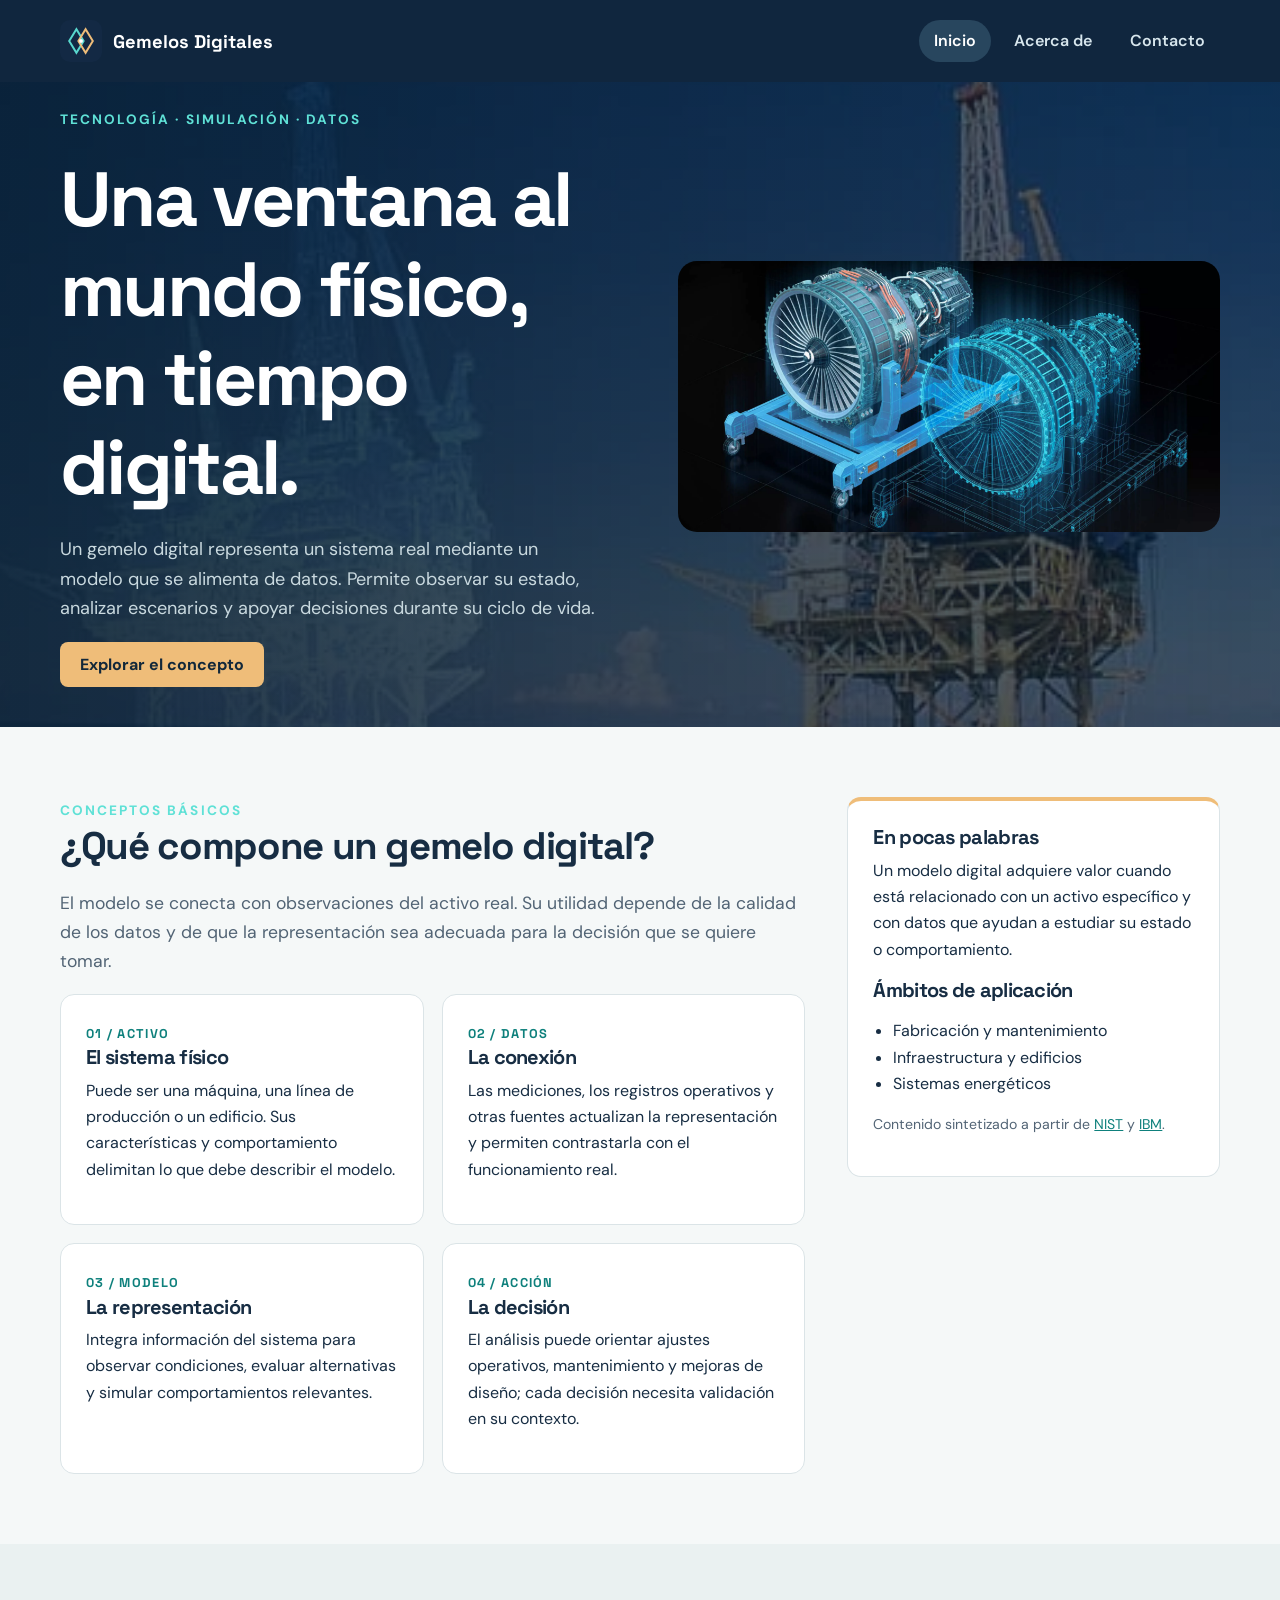
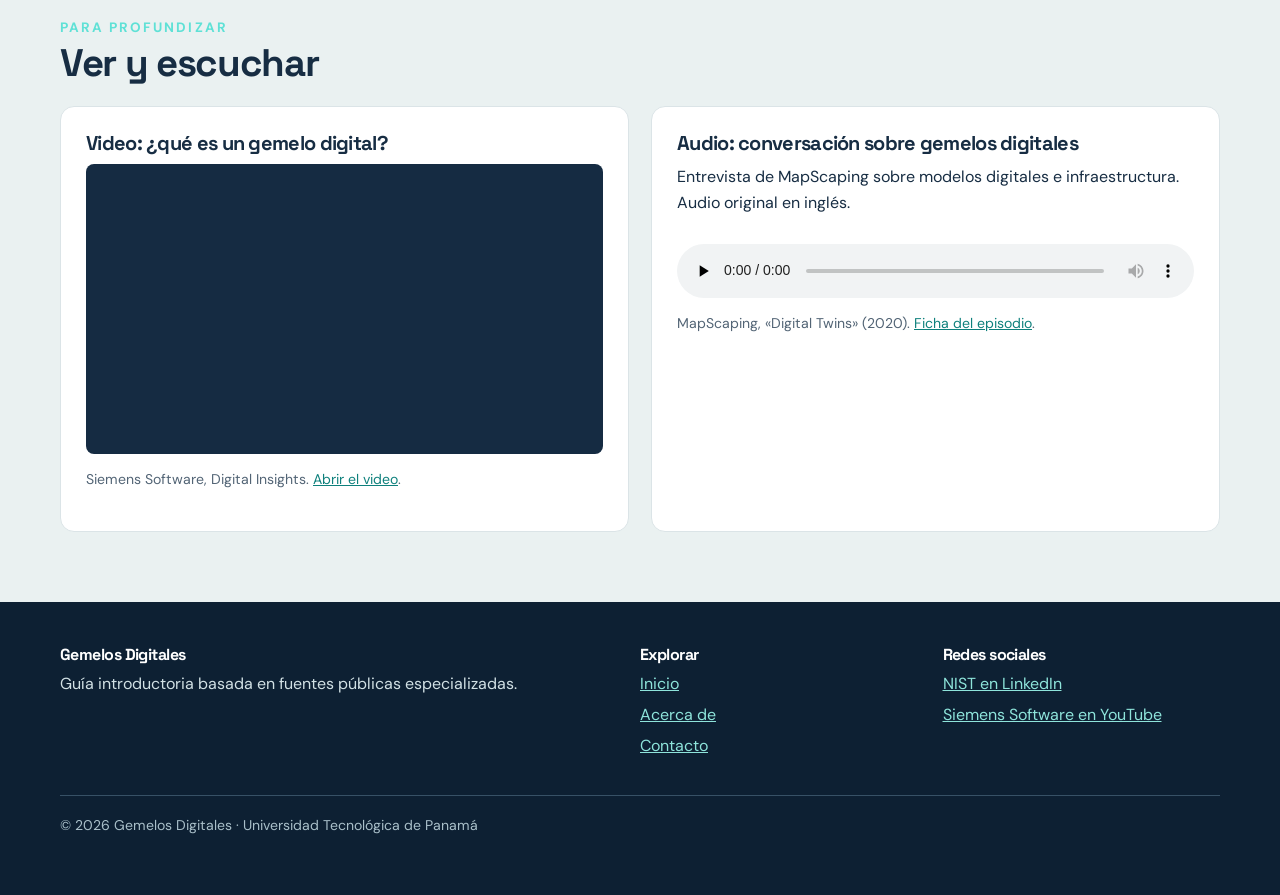
<file: Parcial 1 de Ing Web DQ-PG/index.html>
<!doctype html>
<html lang="es">
  <head>
    <meta charset="utf-8">
    <meta name="viewport" content="width=device-width,initial-scale=1">
    <meta name="description" content="Qué son los gemelos digitales, cómo funcionan y sus aplicaciones, con fuentes y recursos multimedia.">
    <title>
      Gemelos digitales | Inicio
    </title>
    <link rel="icon" href="assets/logo.svg" type="image/svg+xml">
    <link rel="stylesheet" href="assets/style.css">
  </head>

  <body>
    <header class="site-header">
      <div class="wrap header-inner">
        <a class="brand" href="index.html"><img src="assets/logo.svg" alt="Logo de Gemelos Digitales"><span>Gemelos Digitales</span></a>
        <nav class="nav" aria-label="Navegación principal">
          <a href="index.html" aria-current="page">Inicio</a><a href="acerca.html">Acerca de</a><a href="contacto.html">Contacto</a>
        </nav>
      </div>
    </header>
    <main>
      <section class="hero">
        <div class="wrap hero-grid">
          <div>
            <span class="eyebrow">Tecnología · simulación · datos</span>
            <h1>
              Una ventana al mundo físico, en tiempo digital.
            </h1>
            <p>
              Un gemelo digital representa un sistema real mediante un modelo que se alimenta de datos. Permite observar su estado, analizar escenarios y apoyar decisiones durante su ciclo de vida.
            </p>
            <a class="button" href="acerca.html">Explorar el concepto</a>
          </div>
          <img src="assets/gemelo-turbina.png" width="2048" height="1024" alt="Visualización de una turbina física junto a su representación digital en líneas azules">
        </div>
      </section>
      <section class="section">
        <div class="wrap content-grid">
          <div>
            <span class="eyebrow">Conceptos básicos</span>
            <h2>
              ¿Qué compone un gemelo digital?
            </h2>
            <p class="intro">
              El modelo se conecta con observaciones del activo real. Su utilidad depende de la calidad de los datos y de que la representación sea adecuada para la decisión que se quiere tomar.
            </p>
            <div class="cards">
              <article class="card">
                <span class="num">01 / ACTIVO</span>
                <h3>
                  El sistema físico
                </h3>
                <p>
                  Puede ser una máquina, una línea de producción o un edificio. Sus características y comportamiento delimitan lo que debe describir el modelo.
                </p>
              </article>
              <article class="card">
                <span class="num">02 / DATOS</span>
                <h3>
                  La conexión
                </h3>
                <p>
                  Las mediciones, los registros operativos y otras fuentes actualizan la representación y permiten contrastarla con el funcionamiento real.
                </p>
              </article>
              <article class="card">
                <span class="num">03 / MODELO</span>
                <h3>
                  La representación
                </h3>
                <p>
                  Integra información del sistema para observar condiciones, evaluar alternativas y simular comportamientos relevantes.
                </p>
              </article>
              <article class="card">
                <span class="num">04 / ACCIÓN</span>
                <h3>
                  La decisión
                </h3>
                <p>
                  El análisis puede orientar ajustes operativos, mantenimiento y mejoras de diseño; cada decisión necesita validación en su contexto.
                </p>
              </article>
            </div>
          </div>
          <aside class="side">
            <h3>
              En pocas palabras
            </h3>
            <p>
              Un modelo digital adquiere valor cuando está relacionado con un activo específico y con datos que ayudan a estudiar su estado o comportamiento.
            </p>
            <h3>
              Ámbitos de aplicación
            </h3>
            <ul>
              <li>
                Fabricación y mantenimiento
              </li>
              <li>
                Infraestructura y edificios
              </li>
              <li>
                Sistemas energéticos
              </li>
            </ul>
            <p class="caption">
              Contenido sintetizado a partir de <a href="https://www.nist.gov/digital-twins" target="_blank" rel="noopener noreferrer">NIST</a> y <a href="https://www.ibm.com/es-es/think/topics/digital-twin" target="_blank" rel="noopener noreferrer">IBM</a>.
            </p>
          </aside>
        </div>
      </section>
      <section class="section tint">
        <div class="wrap">
          <span class="eyebrow">Para profundizar</span>
          <h2>
            Ver y escuchar
          </h2>
          <div class="media-grid">
            <article class="panel">
              <h3>
                Video: ¿qué es un gemelo digital?
              </h3>
              <iframe class="video" loading="lazy" src="https://www.youtube-nocookie.com/embed/cXPeknNv8i4" title="Video de Siemens Software sobre gemelos digitales" allow="accelerometer; autoplay; clipboard-write; encrypted-media; gyroscope; picture-in-picture; web-share" referrerpolicy="strict-origin-when-cross-origin" allowfullscreen>
              </iframe>
              <p class="caption">
                Siemens Software, Digital Insights. <a href="https://www.youtube.com/watch?v=cXPeknNv8i4" target="_blank" rel="noopener noreferrer">Abrir el video</a>.
              </p>
            </article>
            <article class="panel">
              <h3>
                Audio: conversación sobre gemelos digitales
              </h3>
              <p>
                Entrevista de MapScaping sobre modelos digitales e infraestructura. Audio original en inglés.
              </p>
              <audio controls preload="none">
                <source src="https://mcdn.podbean.com/mf/web/do0jkx/DigitalTwins_podcast.mp3" type="audio/mpeg">Tu navegador no admite audio HTML5. <a href="https://mapscaping.com/podcast/digital-twins/">Escucha el episodio</a>.
              </audio>
              <p class="caption">
                MapScaping, «Digital Twins» (2020). <a href="https://mapscaping.com/podcast/digital-twins/" target="_blank" rel="noopener noreferrer">Ficha del episodio</a>.
              </p>
            </article>
          </div>
        </div>
      </section>
    </main>

    <footer>
      <div class="wrap">
        <div class="footer-grid">
          <div>
            <h3>
              Gemelos Digitales
            </h3>
            <p>
              Guía introductoria basada en fuentes públicas especializadas.
            </p>
          </div>
          <div>
            <h3>
              Explorar
            </h3>
            <ul>
              <li>
                <a href="index.html">Inicio</a>
              </li>
              <li>
                <a href="acerca.html">Acerca de</a>
              </li>
              <li>
                <a href="contacto.html">Contacto</a>
              </li>
            </ul>
          </div>
          <div>
            <h3>
              Redes sociales
            </h3>
            <ul>
              <li>
                <a href="https://www.linkedin.com/company/nist/" target="_blank" rel="noopener noreferrer">NIST en LinkedIn</a>
              </li>
              <li>
                <a href="https://www.youtube.com/@SiemensSoftware" target="_blank" rel="noopener noreferrer">Siemens Software en YouTube</a>
              </li>
            </ul>
          </div>
        </div>
        <p class="copyright">
          © 2026 Gemelos Digitales · Universidad Tecnológica de Panamá
        </p>
      </div>
    </footer>

  </body>
</html>
</file>
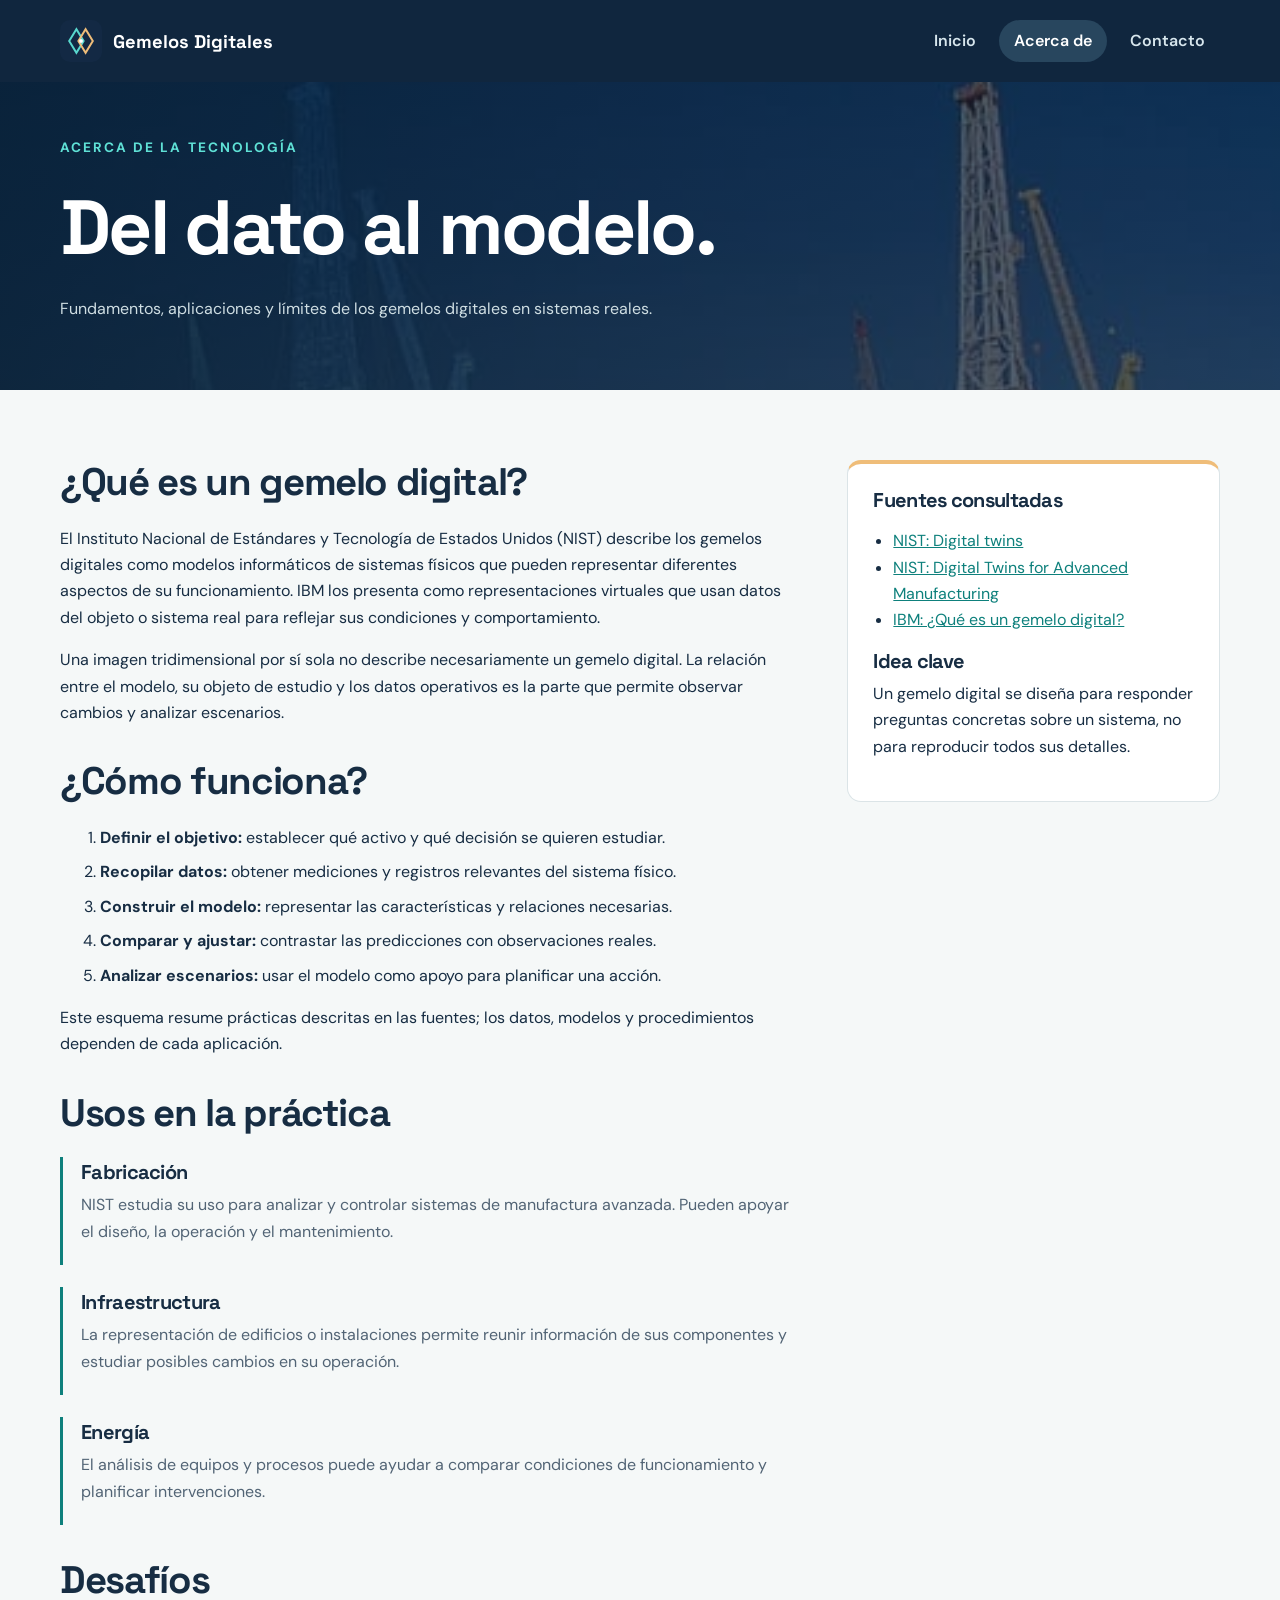
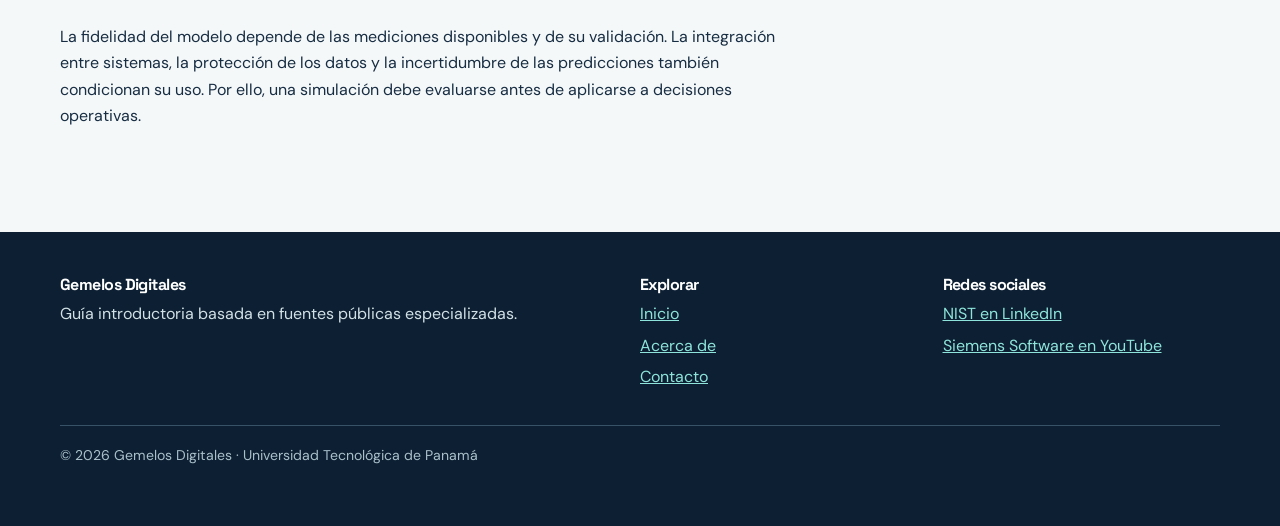
<file: Parcial 1 de Ing Web DQ-PG/acerca.html>
<!doctype html>
<html lang="es">
  <head>
    <meta charset="utf-8">
    <meta name="viewport" content="width=device-width,initial-scale=1">
    <meta name="description" content="Funcionamiento, usos y desafíos de los gemelos digitales, con referencias de NIST e IBM.">
    <title>
      Acerca de | Gemelos digitales
    </title>
    <link rel="icon" href="assets/logo.svg" type="image/svg+xml">
    <link rel="stylesheet" href="assets/style.css">
  </head>
  <body>
    <header class="site-header">
      <div class="wrap header-inner">
        <a class="brand" href="index.html"><img src="assets/logo.svg" alt="Logo de Gemelos Digitales"><span>Gemelos Digitales</span></a>
        <nav class="nav" aria-label="Navegación principal">
          <a href="index.html">Inicio</a><a href="acerca.html" aria-current="page">Acerca de</a><a href="contacto.html">Contacto</a>
        </nav>
      </div>
    </header>
    <main>
      <div class="page-heading">
        <div class="wrap">
          <span class="eyebrow">Acerca de la tecnología</span>
          <h1>
            Del dato al modelo.
          </h1>
          <p>
            Fundamentos, aplicaciones y límites de los gemelos digitales en sistemas reales.
          </p>
        </div>
      </div>
      <section class="section">
        <div class="wrap content-grid">
          <div class="prose">
            <article>
              <h2>
                ¿Qué es un gemelo digital?
              </h2>
              <p>
                El Instituto Nacional de Estándares y Tecnología de Estados Unidos (NIST) describe los gemelos digitales como modelos informáticos de sistemas físicos que pueden representar diferentes aspectos de su funcionamiento. IBM los presenta como representaciones virtuales que usan datos del objeto o sistema real para reflejar sus condiciones y comportamiento.
              </p>
              <p>
                Una imagen tridimensional por sí sola no describe necesariamente un gemelo digital. La relación entre el modelo, su objeto de estudio y los datos operativos es la parte que permite observar cambios y analizar escenarios.
              </p>
            </article>
            <article>
              <h2>
                ¿Cómo funciona?
              </h2>
              <ol>
                <li>
                  <strong>Definir el objetivo:</strong> establecer qué activo y qué decisión se quieren estudiar.
                </li>
                <li>
                  <strong>Recopilar datos:</strong> obtener mediciones y registros relevantes del sistema físico.
                </li>
                <li>
                  <strong>Construir el modelo:</strong> representar las características y relaciones necesarias.
                </li>
                <li>
                  <strong>Comparar y ajustar:</strong> contrastar las predicciones con observaciones reales.
                </li>
                <li>
                  <strong>Analizar escenarios:</strong> usar el modelo como apoyo para planificar una acción.
                </li>
              </ol>
              <p>
                Este esquema resume prácticas descritas en las fuentes; los datos, modelos y procedimientos dependen de cada aplicación.
              </p>
            </article>
            <article>
              <h2>
                Usos en la práctica
              </h2>
              <div class="feature">
                <h3>
                  Fabricación
                </h3>
                <p>
                  NIST estudia su uso para analizar y controlar sistemas de manufactura avanzada. Pueden apoyar el diseño, la operación y el mantenimiento.
                </p>
              </div>
              <div class="feature">
                <h3>
                  Infraestructura
                </h3>
                <p>
                  La representación de edificios o instalaciones permite reunir información de sus componentes y estudiar posibles cambios en su operación.
                </p>
              </div>
              <div class="feature">
                <h3>
                  Energía
                </h3>
                <p>
                  El análisis de equipos y procesos puede ayudar a comparar condiciones de funcionamiento y planificar intervenciones.
                </p>
              </div>
            </article>
            <article>
              <h2>
                Desafíos
              </h2>
              <p>
                La fidelidad del modelo depende de las mediciones disponibles y de su validación. La integración entre sistemas, la protección de los datos y la incertidumbre de las predicciones también condicionan su uso. Por ello, una simulación debe evaluarse antes de aplicarse a decisiones operativas.
              </p>
            </article>
          </div>
          <aside class="side">
            <h3>
              Fuentes consultadas
            </h3>
            <ul>
              <li>
                <a href="https://www.nist.gov/digital-twins" target="_blank" rel="noopener noreferrer">NIST: Digital twins</a>
              </li>
              <li>
                <a href="https://www.nist.gov/programs-projects/digital-twins-advanced-manufacturing" target="_blank" rel="noopener noreferrer">NIST: Digital Twins for Advanced Manufacturing</a>
              </li>
              <li>
                <a href="https://www.ibm.com/es-es/think/topics/digital-twin" target="_blank" rel="noopener noreferrer">IBM: ¿Qué es un gemelo digital?</a>
              </li>
            </ul>
            <h3>
              Idea clave
            </h3>
            <p>
              Un gemelo digital se diseña para responder preguntas concretas sobre un sistema, no para reproducir todos sus detalles.
            </p>
          </aside>
        </div>
      </section>
    </main>
    <footer>
      <div class="wrap">
        <div class="footer-grid">
          <div>
            <h3>
              Gemelos Digitales
            </h3>
            <p>
              Guía introductoria basada en fuentes públicas especializadas.
            </p>
          </div>
          <div>
            <h3>
              Explorar
            </h3>
            <ul>
              <li>
                <a href="index.html">Inicio</a>
              </li>
              <li>
                <a href="acerca.html">Acerca de</a>
              </li>
              <li>
                <a href="contacto.html">Contacto</a>
              </li>
            </ul>
          </div>
          <div>
            <h3>
              Redes sociales
            </h3>
            <ul>
              <li>
                <a href="https://www.linkedin.com/company/nist/" target="_blank" rel="noopener noreferrer">NIST en LinkedIn</a>
              </li>
              <li>
                <a href="https://www.youtube.com/@SiemensSoftware" target="_blank" rel="noopener noreferrer">Siemens Software en YouTube</a>
              </li>
            </ul>
          </div>
        </div>
        <p class="copyright">
          © 2026 Gemelos Digitales · Universidad Tecnológica de Panamá
        </p>
      </div>
    </footer>
  </body>
</html>
</file>
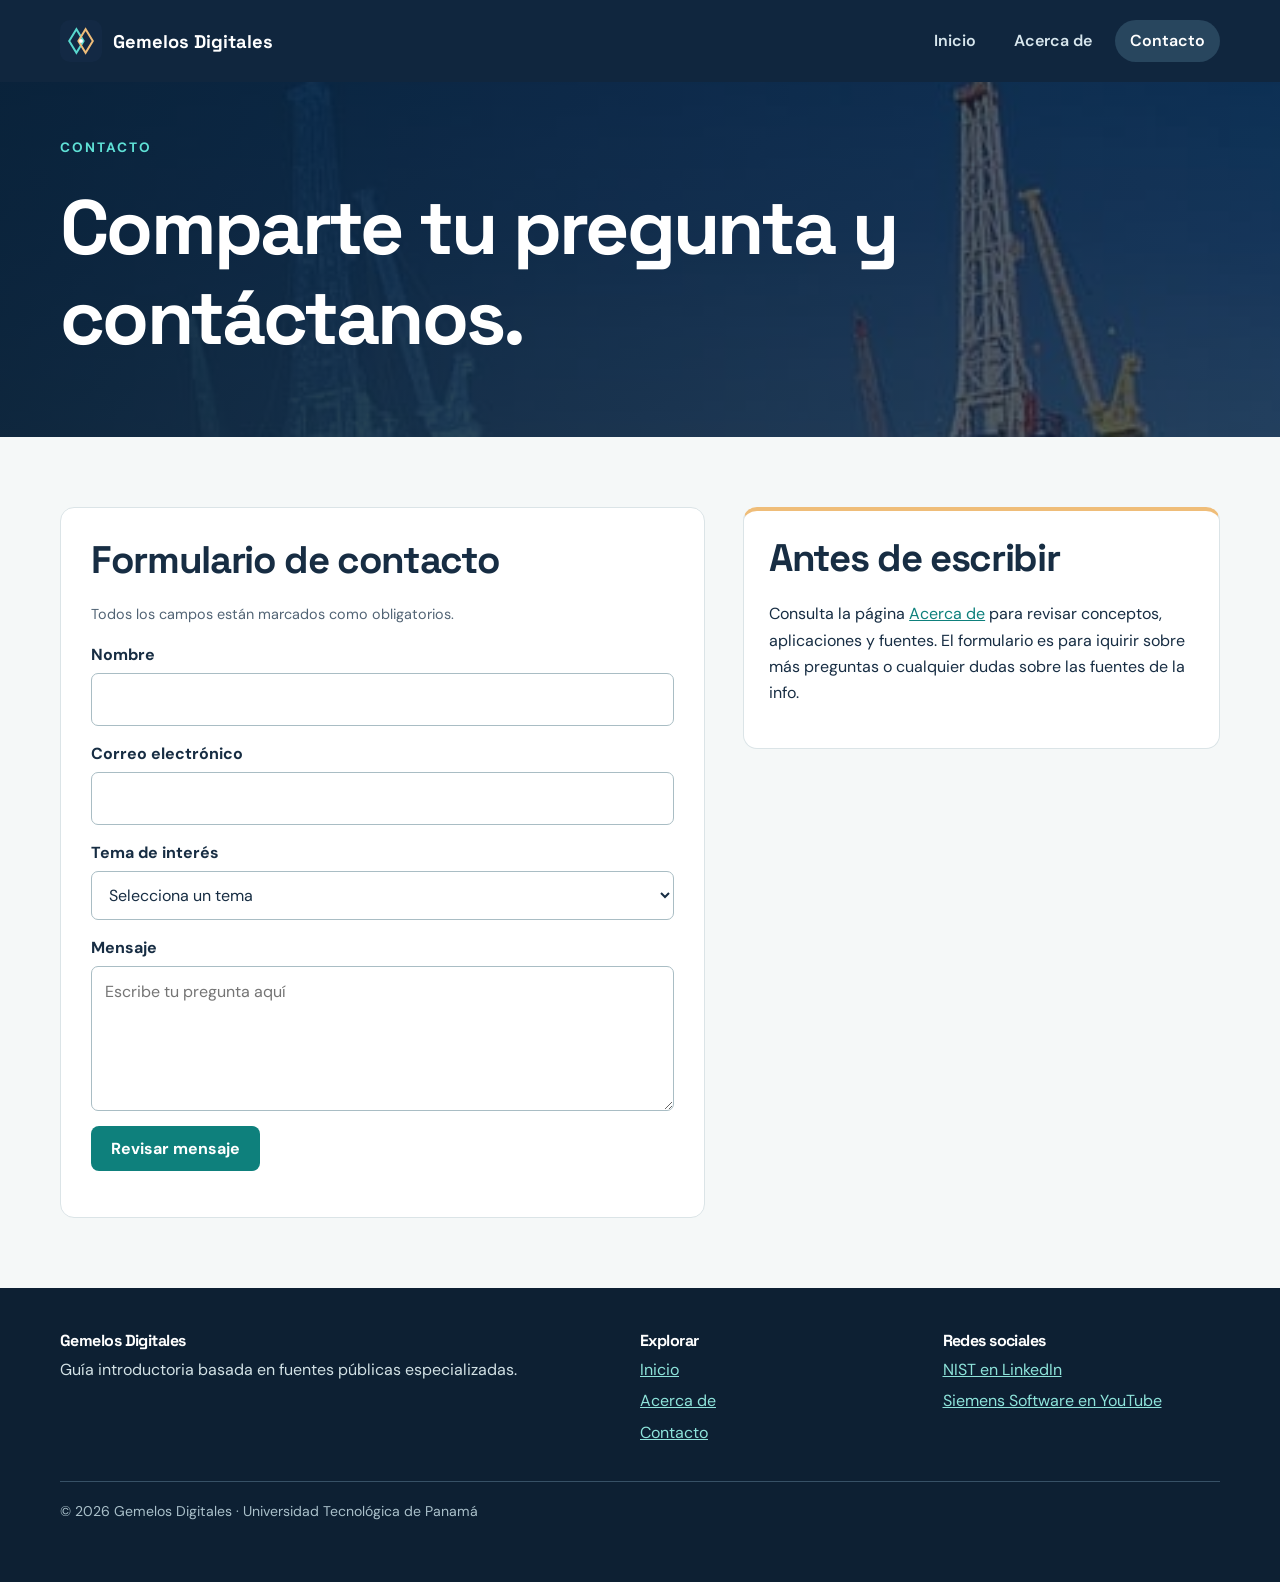
<file: Parcial 1 de Ing Web DQ-PG/contacto.html>
<!doctype html>
<html lang="es">
  <head>
    <meta charset="utf-8">
    <meta name="viewport" content="width=device-width,initial-scale=1">
    <meta name="description" content="Formulario de contacto de muestra del sitio educativo Gemelos Digitales.">
    <title>
      Contacto | Gemelos digitales
    </title>
    <link rel="icon" href="assets/logo.svg" type="image/svg+xml">
    <link rel="stylesheet" href="assets/style.css">
  </head>
  <body>
    <header class="site-header">
      <div class="wrap header-inner">
        <a class="brand" href="index.html"><img src="assets/logo.svg" alt="Logo de Gemelos Digitales"><span>Gemelos Digitales</span></a>
        <nav class="nav" aria-label="Navegación principal">
          <a href="index.html">Inicio</a><a href="acerca.html">Acerca de</a><a href="contacto.html" aria-current="page">Contacto</a>
        </nav>
      </div>
    </header>
    <main>
      <div class="page-heading">
        <div class="wrap">
          <span class="eyebrow">Contacto</span>
          <h1>
            Comparte tu pregunta y contáctanos.
          </h1>
        </div>
      </div>
      <section class="section">
        <div class="wrap form-grid">
          <form id="contact-form" onsubmit="event.preventDefault()">
            <h2>
              Formulario de contacto
            </h2>
            <p class="note">
              Todos los campos están marcados como obligatorios.
            </p>
            <label for="nombre">
              Nombre
            </label>
            <input id="nombre" name="nombre" type="text" autocomplete="name" required maxlength="80">
            <label for="correo">
              Correo electrónico
            </label>
            <input id="correo" name="correo" type="email" autocomplete="email" required maxlength="120">
            <label for="tema">
              Tema de interés
            </label>
            <select id="tema" name="tema" required><option value="">Selecciona un tema</option><option value="conceptos">Conceptos básicos</option><option value="aplicaciones">Aplicaciones</option><option value="recursos">Recursos y fuentes</option></select>
            <label for="mensaje">
              Mensaje
            </label>
            <textarea id="mensaje" name="mensaje" required maxlength="1000" placeholder="Escribe tu pregunta aquí"></textarea>
            <p>
              <button class="button" type="submit">Revisar mensaje</button>
            </p>
            <p class="note" id="estado" role="status" aria-live="polite">
            </p>
          </form>
          <aside class="side">
            <h2>
              Antes de escribir
            </h2>
            <p>
              Consulta la página <a href="acerca.html">Acerca de</a> para revisar conceptos, aplicaciones y fuentes. El formulario es para iquirir sobre más preguntas o cualquier dudas sobre las fuentes de la info.</p>
            </ul>
          </aside>
        </div>
      </section>
    </main>
    <footer>
      <div class="wrap">
        <div class="footer-grid">
          <div>
            <h3>
              Gemelos Digitales
            </h3>
            <p>
              Guía introductoria basada en fuentes públicas especializadas.
            </p>
          </div>
          <div>
            <h3>
              Explorar
            </h3>
            <ul>
              <li>
                <a href="index.html">Inicio</a>
              </li>
              <li>
                <a href="acerca.html">Acerca de</a>
              </li>
              <li>
                <a href="contacto.html">Contacto</a>
              </li>
            </ul>
          </div>
          <div>
            <h3>
              Redes sociales
            </h3>
            <ul>
              <li>
                <a href="https://www.linkedin.com/company/nist/" target="_blank" rel="noopener noreferrer">NIST en LinkedIn</a>
              </li>
              <li>
                <a href="https://www.youtube.com/@SiemensSoftware" target="_blank" rel="noopener noreferrer">Siemens Software en YouTube</a>
              </li>
            </ul>
          </div>
        </div>
        <p class="copyright">
          © 2026 Gemelos Digitales · Universidad Tecnológica de Panamá
        </p>
      </div>
    </footer>
  </body>
</html>
</file>
<file: Parcial 1 de Ing Web DQ-PG/assets/style.css>
@import url('https://fonts.googleapis.com/css2?family=DM+Sans:wght@400;500;600;700&family=Space+Grotesk:wght@500;600;700&display=swap');
:root {
  --ink:#172d43;
  --muted:#526475;
  --navy:#10263e;
  --teal:#0e807c;
  --sand:#efbd79;
  --line:#dbe4e7;
  --paper:#f5f8f8;
}

* {
  box-sizing:border-box;
}

html {
  scroll-behavior:smooth;
}

body {
  margin:0;
  background:var(--paper);
  color:var(--ink);
  font:16px/1.65 'DM Sans',Arial,sans-serif;
}

a {
  color:var(--teal);
}

a:hover {
  text-decoration-thickness:2px;
}

img {
  max-width:100%;
  display:block;
}

h1,h2,h3 {
  font-family:'Space Grotesk',Arial,sans-serif;
  line-height:1.16;
  letter-spacing:-.035em;
}

h1 {
  font-size:clamp(2.6rem,6vw,5rem);
  margin:.3em 0;
}

h2 {
  font-size:clamp(1.7rem,3vw,2.4rem);
  margin:0 0 .55em;
}

h3 {
  font-size:1.25rem;
  margin:0 0 .4em;
}

p {
  margin:.4em 0 1em;
}

.wrap {
  width:min(1160px,calc(100% - 40px));
  margin:auto;
}

.site-header {
  background:#10263e;
  color:#fff;
}

.header-inner {
  display:flex;
  align-items:center;
  justify-content:space-between;
  gap:20px;
  min-height:82px;
}

.brand {
  display:flex;
  align-items:center;
  gap:11px;
  color:#fff;
  text-decoration:none;
  font:700 1.15rem 'Space Grotesk',sans-serif;
}

.brand img {
  width:42px;
  height:42px;
}

.nav {
  display:flex;
  gap:8px;
  flex-wrap:wrap;
}

.nav a {
  color:#d7e6ed;
  text-decoration:none;
  padding:8px 15px;
  border-radius:30px;
  font-weight:600;
}

.nav a:hover,.nav a[aria-current=page] {
  background:#28465e;
  color:#fff;
}

.hero {
  background:linear-gradient(90deg,rgba(9,31,50,.91),rgba(9,31,50,.65)),url("plataforma-parallax.png") center center / cover fixed;
  color:#fff;
  overflow:hidden;
  padding: 24px 0 40px;
  height: auto;
  min-height: 0;
}

.hero-grid {
  display: grid;
  grid-template-columns: 1fr 1fr;
  gap: 75px;
  align-items: start;
}

.eyebrow {
  color:#5fe1d6;
  font-size:.85rem;
  font-weight:700;
  letter-spacing:.15em;
  text-transform:uppercase;
}

.hero p {
  max-width:54ch;
  color:#c9d9df;
  font-size:1.13rem;
}

.hero img {
  display: block;
  width: 100%;
  height: auto;
  aspect-ratio: auto;
  object-fit: initial;
  border-radius: 19px;
  box-shadow: none;
  align-self: center;
}

.button {
  display:inline-block;
  border:0;
  border-radius:8px;
  background:var(--teal);
  color:#fff;
  padding:12px 20px;
  text-decoration:none;
  font:700 1rem 'DM Sans',sans-serif;
  cursor:pointer;
}

.button:hover {
  background:#086863;
  color:#fff;
}

.hero .button {
  background:var(--sand);
  color:#12283a;
}

.section {
  padding:70px 0;
}

.section.tint {
  background:#eaf1f1;
}

.intro {
  max-width:740px;
  color:var(--muted);
  font-size:1.1rem;
}

.content-grid {
  display:grid;
  grid-template-columns:minmax(0,2fr) minmax(240px,1fr);
  gap:42px;
}

.cards {
  display:grid;
  grid-template-columns:repeat(2,1fr);
  gap:18px;
}

.card,.side,.panel {
  background:#fff;
  border:1px solid var(--line);
  border-radius:14px;
  padding:25px;
}

.card .num {
  font:700 .8rem 'Space Grotesk';
  letter-spacing:.1em;
  color:var(--teal);
}

.side {
  align-self:start;
  border-top:4px solid var(--sand);
}

.side ul {
  padding-left:20px;
}

.feature {
  border-left:3px solid var(--teal);
  padding:4px 0 4px 18px;
  margin:22px 0;
}

.feature p {
  color:var(--muted);
}

.media-grid {
  display:grid;
  grid-template-columns:1fr 1fr;
  gap:22px;
}

.media-grid .panel {
  min-width:0;
}

.video {
  aspect-ratio:16/9;
  width:100%;
  border:0;
  border-radius:8px;
  background:#152b42;
}

audio {
  width:100%;
  margin-top:12px;
}

.caption {
  font-size:.88rem;
  color:var(--muted);
}

.page-heading {
  background: linear-gradient(90deg, rgba(9, 31, 50, .91), rgba(9, 31, 50, .65)),
  url("plataforma-parallax.png") center / cover fixed;
  color: #fff;
  padding:52px 0;
}

.page-heading p {
  max-width:680px;
  color:#cfdee3;
}

.prose {
  max-width:75ch;
}

.prose article {
  margin-bottom:33px;
}

.prose li {
  margin:8px 0;
}

.form-grid {
  display:grid;
  grid-template-columns:1.15fr .85fr;
  gap:38px;
}

form {
  background:#fff;
  border:1px solid var(--line);
  padding:30px;
  border-radius:14px;
}

label {
  display:block;
  font-weight:700;
  margin:15px 0 5px;
}

input,select,textarea {
  width:100%;
  padding:12px 13px;
  border:1px solid #a9bdc4;
  border-radius:7px;
  background:#fff;
  color:var(--ink);
  font:inherit;
}

textarea {
  min-height:145px;
  resize:vertical;
}

input:focus,select:focus,textarea:focus {
  outline:3px solid #9ee6db;
  outline-offset:1px;
}

.note {
  font-size:.9rem;
  color:var(--muted);
}

footer {
  background:#0d2033;
  color:#d2e1e5;
  padding:44px 0;
}

.footer-grid {
  display:grid;
  grid-template-columns:2fr 1fr 1fr;
  gap:25px;
}

footer a {
  color:#8ee4db;
}

footer h3 {
  color:#fff;
  font-size:1rem;
}

footer ul {
  list-style:none;
  padding:0;
  margin:0;
}

footer li {
  margin:5px 0;
}

.copyright {
  border-top:1px solid #375166;
  margin-top:30px;
  padding-top:18px;
  font-size:.88rem;
  color:#aac0ca;
}

@media(max-width:800px) {
  .hero-grid,.content-grid,.media-grid,.form-grid,.footer-grid {
    grid-template-columns:1fr;
  }
  .hero {
    padding:40px 0 55px;
  }
  .cards {
    grid-template-columns:1fr;
  }
  .header-inner {
    flex-direction:column;
    align-items:flex-start;
    padding:16px 0;
  }
  .nav {
    gap:1px;
  }
  .nav a {
    padding:6px 10px;
  }
  .section {
    padding:46px 0;
  }
}

@media(max-width:800px) {
  .hero {
    background-attachment:scroll;
  }
}

@media(prefers-reduced-motion:reduce) {
  .hero {
    background-attachment:scroll;
  }
}
</file>
